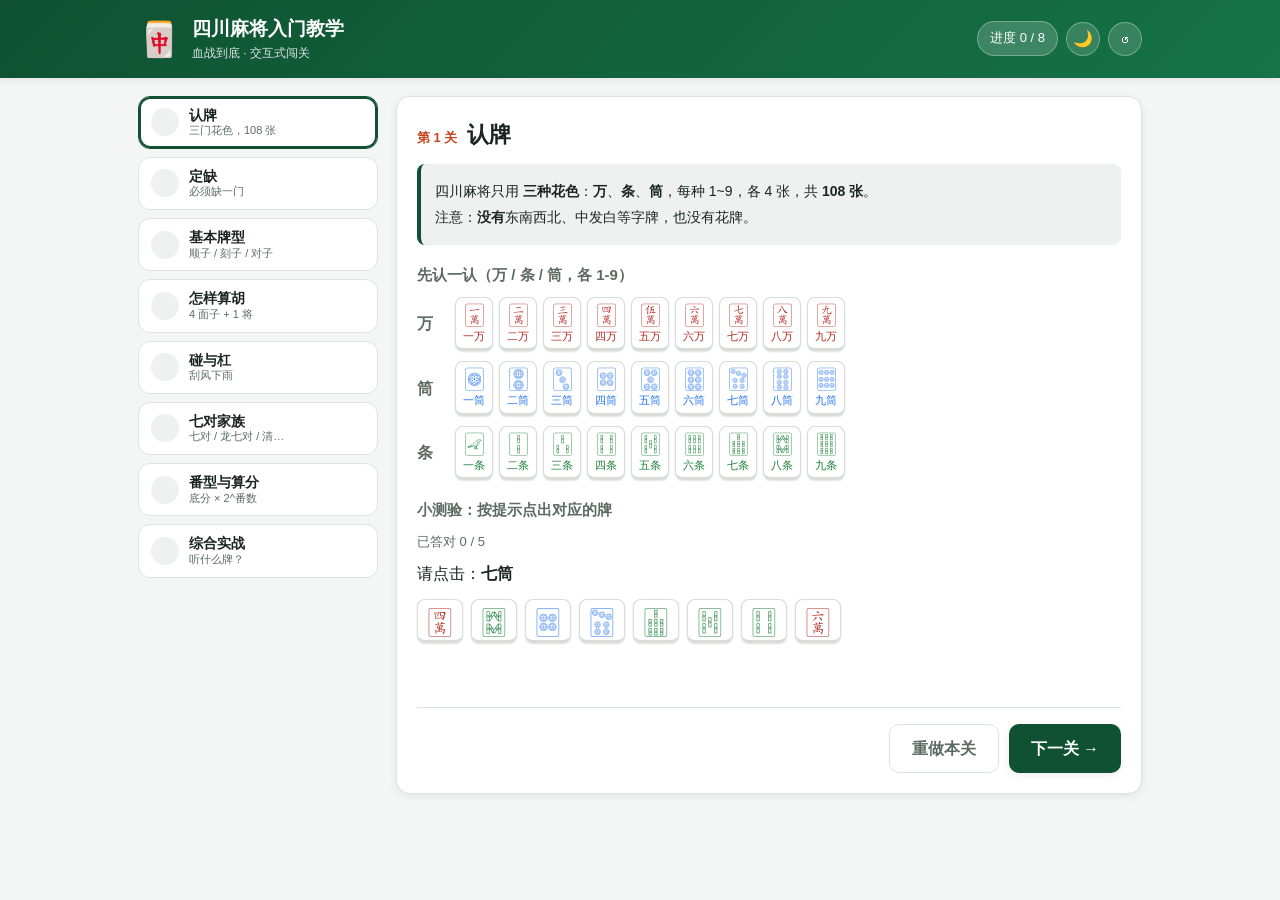
<file: index.html>
<!DOCTYPE html>
<html lang="zh-CN">
  <head>
    <meta charset="UTF-8" />
    <meta name="viewport" content="width=device-width, initial-scale=1.0" />
    <meta http-equiv="refresh" content="0; url=./src/" />
    <title>四川麻将入门教学 · 血战到底</title>
    <script>
      // 自动跳转到应用真正的入口 src/
      location.replace('./src/');
    </script>
  </head>
  <body style="font-family: sans-serif; text-align: center; margin-top: 20vh;">
    正在进入教学页面…
    如果没有自动跳转，请点击 <a href="./src/">这里</a>。
  </body>
</html>
</file>
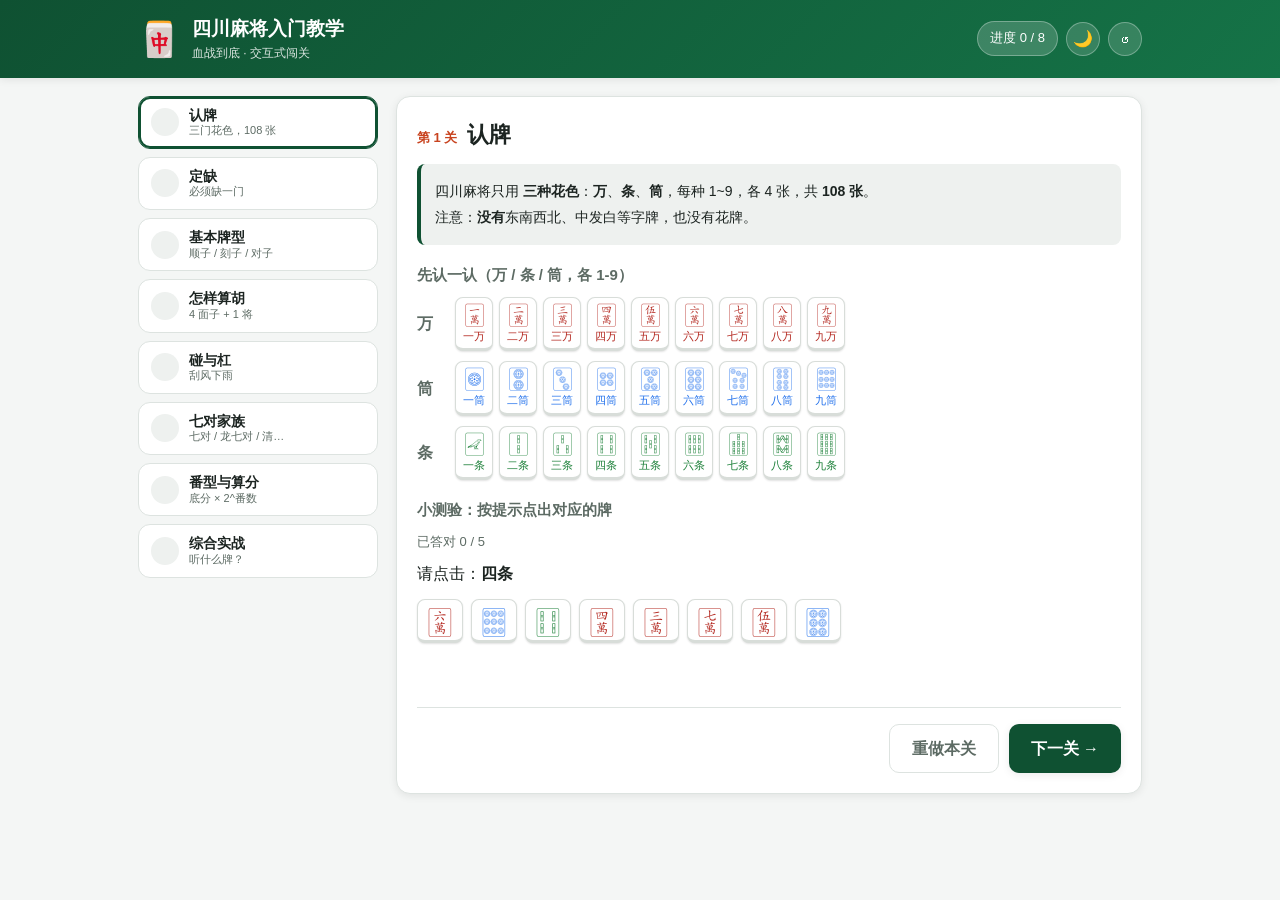
<file: src/index.html>
<!DOCTYPE html>
<html lang="zh-CN">
  <head>
    <meta charset="UTF-8" />
    <meta name="viewport" content="width=device-width, initial-scale=1.0, viewport-fit=cover" />
    <meta name="description" content="交互式四川麻将（血战到底）入门教学：认牌、定缺、判胡、算番，零基础闯关学会川麻。" />
    <meta name="theme-color" content="#0f5132" />
    <title>四川麻将入门教学 · 血战到底</title>
    <link rel="manifest" href="manifest.json" />
    <link rel="icon" href="icon.svg" type="image/svg+xml" />
    <link rel="apple-touch-icon" href="icon.svg" />
    <link rel="stylesheet" href="css/style.css" />
  </head>
  <body>
    <div id="app"></div>
    <noscript>本教学需要启用 JavaScript 才能运行。</noscript>
    <script type="module" src="js/app.js"></script>
  </body>
</html>
</file>
<file: src/css/style.css>
/* ============ 主题变量 ============ */
:root {
  --bg: #f4f6f5;
  --bg-elev: #ffffff;
  --bg-sunk: #eef1ef;
  --text: #1c2421;
  --text-dim: #5d6b64;
  --line: #dde3e0;
  --brand: #0f5132;
  --brand-2: #157347;
  --accent: #c8431f;
  --ok: #157347;
  --err: #c0392b;
  --shadow: 0 2px 8px rgba(0, 0, 0, 0.08);
  --shadow-lg: 0 8px 28px rgba(0, 0, 0, 0.16);
  --radius: 14px;
  --suit-wan: #b3261e;
  --suit-tong: #1f6feb;
  --suit-tiao: #1a7f37;
}

[data-theme='dark'] {
  --bg: #11140f;
  --bg-elev: #1b1f1a;
  --bg-sunk: #14170f;
  --text: #e8ece6;
  --text-dim: #9aa79e;
  --line: #2c332a;
  --brand: #2ea96a;
  --brand-2: #3ec27c;
  --accent: #ef7a55;
  --shadow: 0 2px 8px rgba(0, 0, 0, 0.4);
  --shadow-lg: 0 10px 32px rgba(0, 0, 0, 0.55);
  --suit-wan: #ff6b5e;
  --suit-tong: #6aa9ff;
  --suit-tiao: #57c878;
}

* {
  box-sizing: border-box;
}
html,
body {
  margin: 0;
  padding: 0;
}
body {
  font-family: -apple-system, BlinkMacSystemFont, 'Segoe UI', 'PingFang SC',
    'Microsoft YaHei', sans-serif;
  background: var(--bg);
  color: var(--text);
  line-height: 1.6;
  -webkit-font-smoothing: antialiased;
}

/* ============ 头部 ============ */
.app-header {
  background: linear-gradient(135deg, var(--brand), var(--brand-2));
  color: #fff;
  box-shadow: var(--shadow);
  position: sticky;
  top: 0;
  z-index: 10;
}
.app-header-inner {
  max-width: 1040px;
  margin: 0 auto;
  padding: 14px 18px;
  display: flex;
  align-items: center;
  justify-content: space-between;
  gap: 12px;
}
.brand {
  display: flex;
  align-items: center;
  gap: 12px;
}
.brand-logo {
  font-size: 34px;
  line-height: 1;
}
.brand-title {
  margin: 0;
  font-size: 19px;
  font-weight: 700;
}
.brand-sub {
  margin: 0;
  font-size: 12px;
  opacity: 0.85;
}
.progress-badge {
  background: rgba(255, 255, 255, 0.18);
  border: 1px solid rgba(255, 255, 255, 0.3);
  padding: 6px 12px;
  border-radius: 999px;
  font-size: 13px;
  white-space: nowrap;
}
.header-controls {
  display: flex;
  align-items: center;
  gap: 8px;
}
.icon-btn {
  width: 34px;
  height: 34px;
  border-radius: 50%;
  border: 1px solid rgba(255, 255, 255, 0.3);
  background: rgba(255, 255, 255, 0.15);
  color: #fff;
  font-size: 16px;
  cursor: pointer;
  display: grid;
  place-items: center;
  transition: background 0.15s, transform 0.1s;
}
.icon-btn:hover {
  background: rgba(255, 255, 255, 0.28);
  transform: translateY(-1px);
}

/* ============ 主体布局 ============ */
.app-main {
  max-width: 1040px;
  margin: 0 auto;
  padding: 18px;
  display: grid;
  grid-template-columns: 240px 1fr;
  gap: 18px;
  align-items: start;
}
@media (max-width: 760px) {
  .app-main {
    grid-template-columns: 1fr;
  }
}

/* ============ 关卡导航 ============ */
.level-nav {
  display: flex;
  flex-direction: column;
  gap: 8px;
  position: sticky;
  top: 78px;
}
@media (max-width: 760px) {
  .level-nav {
    position: static;
    flex-direction: row;
    overflow-x: auto;
    padding-bottom: 6px;
  }
}
.level-item {
  display: flex;
  align-items: center;
  gap: 10px;
  text-align: left;
  background: var(--bg-elev);
  border: 1px solid var(--line);
  border-radius: 12px;
  padding: 10px 12px;
  cursor: pointer;
  color: var(--text);
  font: inherit;
  transition: border-color 0.15s, transform 0.1s, box-shadow 0.15s;
  white-space: nowrap;
}
.level-item:hover:not(:disabled) {
  border-color: var(--brand);
  box-shadow: var(--shadow);
}
.level-item.is-current {
  border-color: var(--brand);
  box-shadow: 0 0 0 2px var(--brand) inset;
}
.level-no {
  flex: 0 0 28px;
  height: 28px;
  border-radius: 50%;
  background: var(--bg-sunk);
  display: grid;
  place-items: center;
  font-weight: 700;
  font-size: 14px;
}
.level-item.is-done .level-no {
  background: var(--ok);
  color: #fff;
}
.level-text {
  display: flex;
  flex-direction: column;
  line-height: 1.25;
}
.level-title {
  font-weight: 600;
  font-size: 14px;
}
.level-subtitle {
  font-size: 11px;
  color: var(--text-dim);
}

/* ============ 关卡内容 ============ */
.lesson {
  background: var(--bg-elev);
  border: 1px solid var(--line);
  border-radius: var(--radius);
  padding: 20px;
  box-shadow: var(--shadow);
  min-height: 60vh;
}
.lesson-head {
  display: flex;
  align-items: baseline;
  gap: 10px;
  margin-bottom: 8px;
}
.lesson-no {
  color: var(--accent);
  font-weight: 700;
  font-size: 13px;
}
.lesson-title {
  margin: 0;
  font-size: 22px;
}
.intro {
  background: var(--bg-sunk);
  border-left: 4px solid var(--brand);
  border-radius: 8px;
  padding: 12px 14px;
  margin: 12px 0 18px;
  font-size: 14px;
}
.intro p {
  margin: 4px 0;
}
.practice-title {
  font-size: 15px;
  margin: 18px 0 10px;
  color: var(--text-dim);
}

/* ============ 牌面 ============ */
.hand {
  display: flex;
  flex-wrap: wrap;
  gap: 6px;
}
.learn-board {
  display: flex;
  flex-direction: column;
  gap: 10px;
}
.learn-row {
  display: flex;
  align-items: center;
  gap: 10px;
}
.learn-row-name {
  flex: 0 0 28px;
  font-weight: 700;
  color: var(--text-dim);
}
.tile {
  --suit: var(--text);
  position: relative;
  display: inline-flex;
  flex-direction: column;
  align-items: center;
  justify-content: center;
  min-width: 46px;
  padding: 6px 4px 4px;
  background: #fff;
  border: 1px solid #d8ddd9;
  border-bottom-width: 3px;
  border-radius: 8px;
  cursor: default;
  font: inherit;
  box-shadow: 0 1px 2px rgba(0, 0, 0, 0.12);
  transition: transform 0.1s, box-shadow 0.12s, border-color 0.12s;
}
.tile.is-small {
  min-width: 38px;
  padding: 4px 3px 3px;
}
.tile-glyph {
  font-size: 30px;
  line-height: 1;
  color: var(--suit);
}
.tile.is-small .tile-glyph {
  font-size: 24px;
}
.tile-label {
  font-size: 11px;
  color: var(--suit);
  margin-top: 2px;
}
.tile.suit-wan {
  --suit: var(--suit-wan);
}
.tile.suit-tong {
  --suit: var(--suit-tong);
}
.tile.suit-tiao {
  --suit: var(--suit-tiao);
}
.tile.is-clickable {
  cursor: pointer;
}
.tile.is-clickable:hover {
  transform: translateY(-3px);
  box-shadow: var(--shadow-lg);
  border-color: var(--brand);
}
.tile.is-selected {
  border-color: var(--accent);
  box-shadow: 0 0 0 2px var(--accent);
  transform: translateY(-4px);
}
.tile.is-back .tile-glyph {
  color: var(--brand);
}

/* ============ 测验 ============ */
.quiz-progress {
  font-size: 13px;
  color: var(--text-dim);
  margin-bottom: 8px;
}
.quiz-stage {
  margin-top: 4px;
}
.quiz-prompt {
  font-size: 16px;
  margin: 8px 0 12px;
}
.quiz-options {
  display: flex;
  flex-wrap: wrap;
  gap: 8px;
}
.choice-btn {
  background: var(--bg-elev);
  border: 1px solid var(--line);
  border-bottom-width: 3px;
  border-radius: 10px;
  padding: 10px 18px;
  font: inherit;
  font-weight: 600;
  cursor: pointer;
  color: var(--text);
  transition: transform 0.1s, border-color 0.12s, box-shadow 0.12s;
}
.choice-btn:hover {
  border-color: var(--brand);
  transform: translateY(-2px);
  box-shadow: var(--shadow);
}

/* 定缺关 */
.quemen-board {
  display: flex;
  flex-direction: column;
  gap: 10px;
  background: var(--bg-sunk);
  border-radius: 10px;
  padding: 12px;
}
.quemen-row-head {
  font-size: 13px;
  color: var(--text-dim);
  margin-bottom: 4px;
}
.quemen-explain {
  margin-top: 10px;
  font-size: 13px;
  color: var(--text-dim);
  min-height: 20px;
}

/* 牌型示例 / 手牌展示板 */
.examples {
  display: flex;
  flex-wrap: wrap;
  gap: 18px;
}
.example {
  background: var(--bg-sunk);
  border-radius: 10px;
  padding: 10px 12px;
  text-align: center;
}
.example-cap {
  font-size: 13px;
  color: var(--text-dim);
  margin-bottom: 6px;
}
.hand-board {
  background: var(--bg-sunk);
  border-radius: 10px;
  padding: 12px;
}
.pool {
  background: var(--bg-sunk);
  border-radius: 10px;
  padding: 12px;
}
.scene {
  display: flex;
  align-items: center;
  gap: 8px;
  flex-wrap: wrap;
  margin: 12px 0;
  font-size: 15px;
}

/* ============ 反馈 ============ */
.feedback {
  margin: 14px 0 0;
  min-height: 28px;
}
.feedback-msg {
  display: flex;
  align-items: center;
  gap: 8px;
  padding: 10px 14px;
  border-radius: 10px;
  font-size: 14px;
  animation: pop 0.18s ease;
}
.feedback-msg.is-ok {
  background: color-mix(in srgb, var(--ok) 14%, transparent);
  color: var(--ok);
}
.feedback-msg.is-err {
  background: color-mix(in srgb, var(--err) 14%, transparent);
  color: var(--err);
}
.feedback-icon {
  font-weight: 700;
  font-size: 16px;
}
@keyframes pop {
  from {
    transform: scale(0.96);
    opacity: 0;
  }
  to {
    transform: scale(1);
    opacity: 1;
  }
}

/* ============ 按钮 / 底部 ============ */
.lesson-footer {
  display: flex;
  justify-content: flex-end;
  gap: 10px;
  margin-top: 22px;
  padding-top: 16px;
  border-top: 1px solid var(--line);
}
.btn {
  border: none;
  border-radius: 10px;
  padding: 11px 22px;
  font: inherit;
  font-weight: 600;
  cursor: pointer;
  transition: transform 0.1s, opacity 0.15s, box-shadow 0.15s;
}
.btn:disabled {
  opacity: 0.45;
  cursor: not-allowed;
}
.btn-primary {
  background: var(--brand);
  color: #fff;
  box-shadow: var(--shadow);
}
.btn-primary:not(:disabled):hover {
  transform: translateY(-2px);
  box-shadow: var(--shadow-lg);
}
.btn-ghost {
  background: transparent;
  color: var(--text-dim);
  border: 1px solid var(--line);
}
.btn-ghost:hover {
  color: var(--text);
  border-color: var(--brand);
}

/* ============ Toast ============ */
.toast {
  position: fixed;
  left: 50%;
  bottom: 28px;
  transform: translate(-50%, 16px);
  background: var(--text);
  color: var(--bg);
  padding: 10px 20px;
  border-radius: 999px;
  font-size: 14px;
  font-weight: 600;
  box-shadow: var(--shadow-lg);
  opacity: 0;
  transition: opacity 0.3s, transform 0.3s;
  z-index: 50;
}
.toast.show {
  opacity: 1;
  transform: translate(-50%, 0);
}
.toast.is-ok {
  background: var(--ok);
  color: #fff;
}
.toast.is-err {
  background: var(--err);
  color: #fff;
}
</file>
